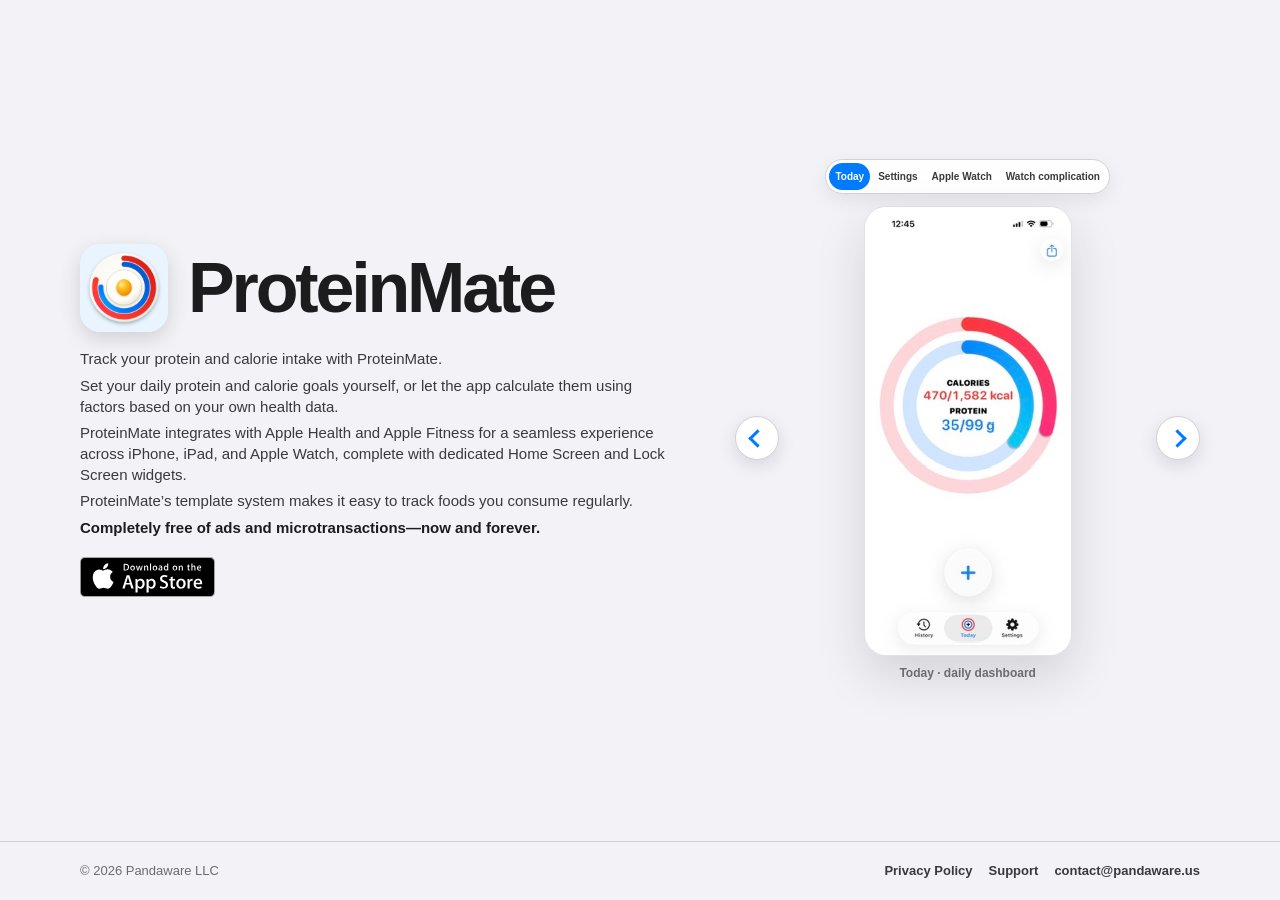
<file: index.html>
<!doctype html>
<html lang="en">
<head>
  <meta charset="utf-8">
  <meta name="viewport" content="width=device-width, initial-scale=1">
  <meta name="theme-color" content="#f2f2f7">
  <meta name="description" content="Track your protein and calorie intake with ProteinMate.">
  <link rel="icon" type="image/png" sizes="1024x1024" href="assets/proteinmate-icon-light.png" media="(prefers-color-scheme: light)">
  <link rel="icon" type="image/png" sizes="1024x1024" href="assets/proteinmate-icon-dark.png" media="(prefers-color-scheme: dark)">
  <link rel="stylesheet" href="assets/site.css">
  <title>ProteinMate</title>
</head>
<body>
  <main>
    <section class="site-shell landing" aria-labelledby="hero-title">
      <div class="hero-copy">
        <h1 id="hero-title" class="hero-brand">
          <picture>
            <source media="(prefers-color-scheme: dark)" srcset="assets/proteinmate-icon-dark.png">
            <img class="hero-brand-icon" src="assets/proteinmate-icon-light.png" alt="">
          </picture>
          <span>ProteinMate</span>
        </h1>
        <div class="hero-lede">
          <p>Track your protein and calorie intake with ProteinMate.</p>
          <p>Set your daily protein and calorie goals yourself, or let the app calculate them using factors based on your own health data.</p>
          <p>ProteinMate integrates with Apple Health and Apple Fitness for a seamless experience across iPhone, iPad, and Apple Watch, complete with dedicated Home Screen and Lock Screen widgets.</p>
          <p>ProteinMate’s template system makes it easy to track foods you consume regularly.</p>
          <p>Completely free of ads and microtransactions—now and forever.</p>
        </div>
        <div class="store-links" aria-label="Download options">
          <a class="app-store-badge-link" href="https://apps.apple.com/app/id6803874677">
            <img class="app-store-badge" src="assets/download-on-the-app-store-badge.svg" alt="Download on the App Store">
          </a>
          <!--
          <button
            class="app-store-link play-store-link"
            type="button"
            disabled
            aria-label="Android app coming soon on Google Play"
          >
            <img class="play-store-icon" src="assets/google-play-icon.png" alt="" aria-hidden="true">
            <span>Coming soon on Google Play</span>
          </button>
          -->
        </div>
      </div>

      <fieldset class="shot-picker">
        <legend class="visually-hidden">ProteinMate app screens</legend>
        <input class="shot-input" type="radio" name="screen" id="shot-today" checked>
        <input class="shot-input" type="radio" name="screen" id="shot-settings">
        <input class="shot-input" type="radio" name="screen" id="shot-watch">
        <input class="shot-input" type="radio" name="screen" id="shot-complication">

        <div class="shot-tabs" aria-label="Choose a screen">
          <label for="shot-today">Today</label>
          <label for="shot-settings">Settings</label>
          <label for="shot-watch">Apple Watch</label>
          <label for="shot-complication">Watch complication</label>
        </div>

        <div class="shot-stage">
          <div class="shot-arrows shot-arrows-today" aria-hidden="true">
            <label class="shot-arrow shot-arrow-previous" for="shot-complication" aria-label="Show previous screenshot: Watch complication"></label>
            <label class="shot-arrow shot-arrow-next" for="shot-settings" aria-label="Show next screenshot: Settings"></label>
          </div>
          <div class="shot-arrows shot-arrows-settings" aria-hidden="true">
            <label class="shot-arrow shot-arrow-previous" for="shot-today" aria-label="Show previous screenshot: Today"></label>
            <label class="shot-arrow shot-arrow-next" for="shot-watch" aria-label="Show next screenshot: Apple Watch"></label>
          </div>
          <div class="shot-arrows shot-arrows-watch" aria-hidden="true">
            <label class="shot-arrow shot-arrow-previous" for="shot-settings" aria-label="Show previous screenshot: Settings"></label>
            <label class="shot-arrow shot-arrow-next" for="shot-complication" aria-label="Show next screenshot: Watch complication"></label>
          </div>
          <div class="shot-arrows shot-arrows-complication" aria-hidden="true">
            <label class="shot-arrow shot-arrow-previous" for="shot-watch" aria-label="Show previous screenshot: Apple Watch"></label>
            <label class="shot-arrow shot-arrow-next" for="shot-today" aria-label="Show next screenshot: Today"></label>
          </div>

          <figure class="shot-panel shot-panel-today">
            <img src="assets/proteinmate-today.jpeg" alt="ProteinMate Today dashboard with calorie and protein progress rings, an add button, and bottom navigation." fetchpriority="high">
            <figcaption>Today · daily dashboard</figcaption>
          </figure>

          <figure class="shot-panel shot-panel-settings">
            <img src="assets/proteinmate-settings.jpeg" alt="ProteinMate Settings screen with active protein and calorie goal controls.">
            <figcaption>Settings</figcaption>
          </figure>

          <figure class="shot-panel shot-panel-watch">
            <img src="assets/proteinmate-watch.jpeg" alt="ProteinMate Apple Watch Today screen showing calorie and protein rings and current values.">
            <figcaption>Apple Watch · Today</figcaption>
          </figure>

          <figure class="shot-panel shot-panel-complication">
            <img src="assets/proteinmate-watch-complication.jpeg" alt="Apple Watch face with ProteinMate calorie and protein progress complications.">
            <figcaption>Apple Watch · complication</figcaption>
          </figure>
        </div>
      </fieldset>
    </section>
  </main>

  <footer class="site-footer">
    <div class="site-shell footer-inner">
      <span>© 2026 Pandaware LLC</span>
      <nav class="footer-links" aria-label="Footer navigation">
        <a href="privacypolicy/">Privacy Policy</a>
        <a href="support/">Support</a>
        <a href="mailto:contact@pandaware.us">contact@pandaware.us</a>
      </nav>
    </div>
  </footer>
</body>
</html>
</file>
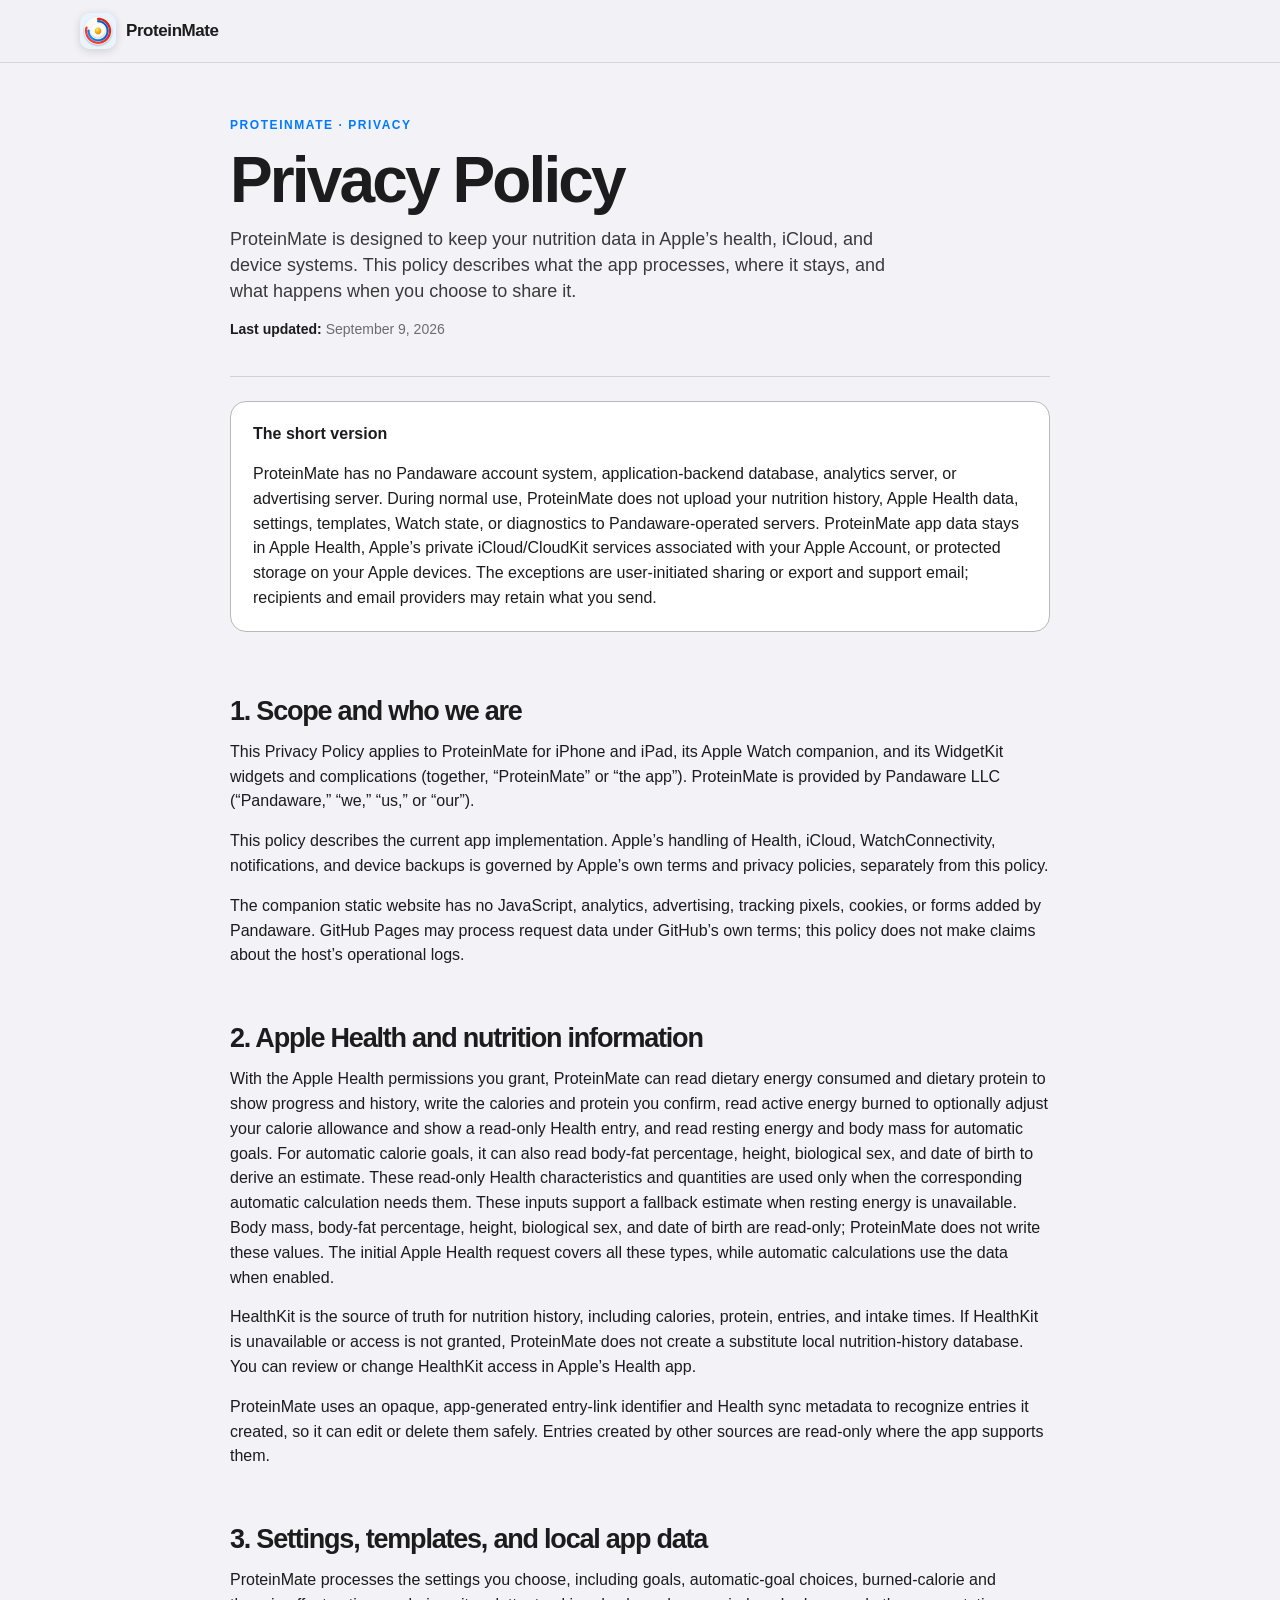
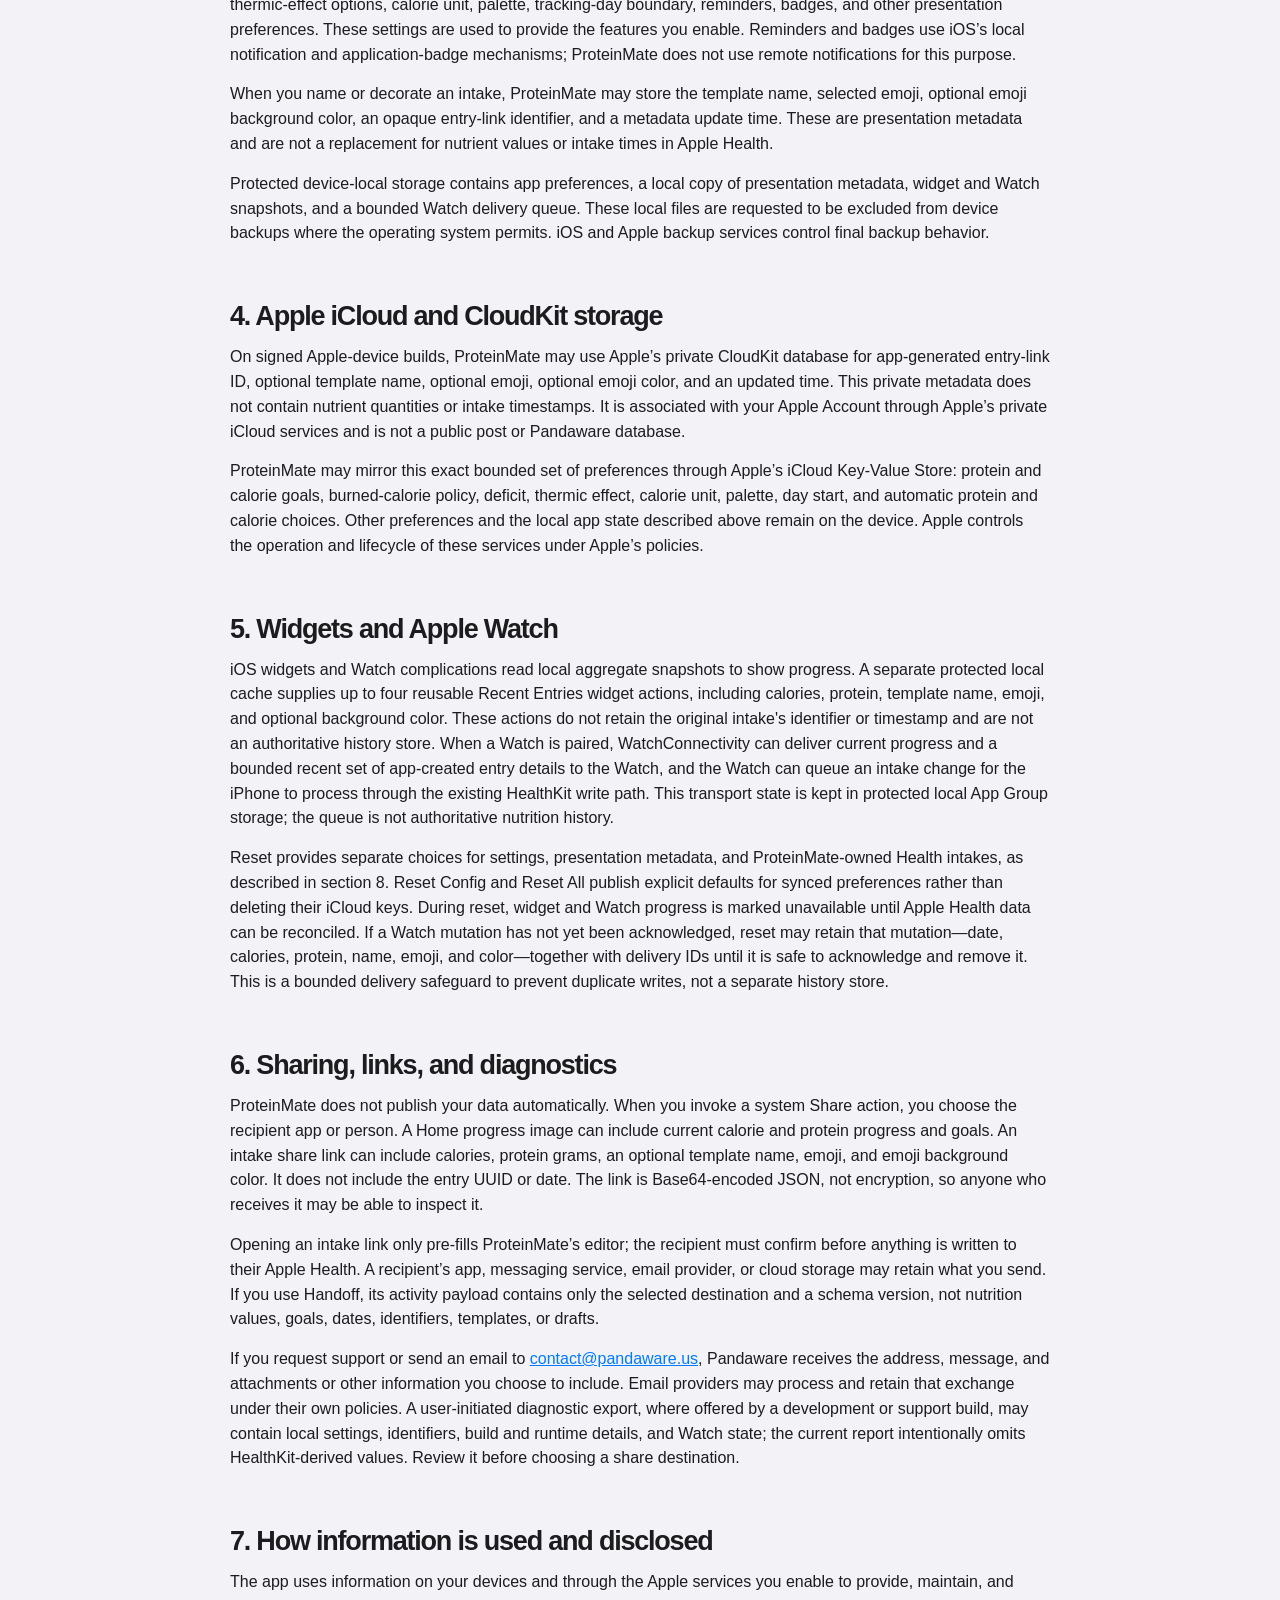
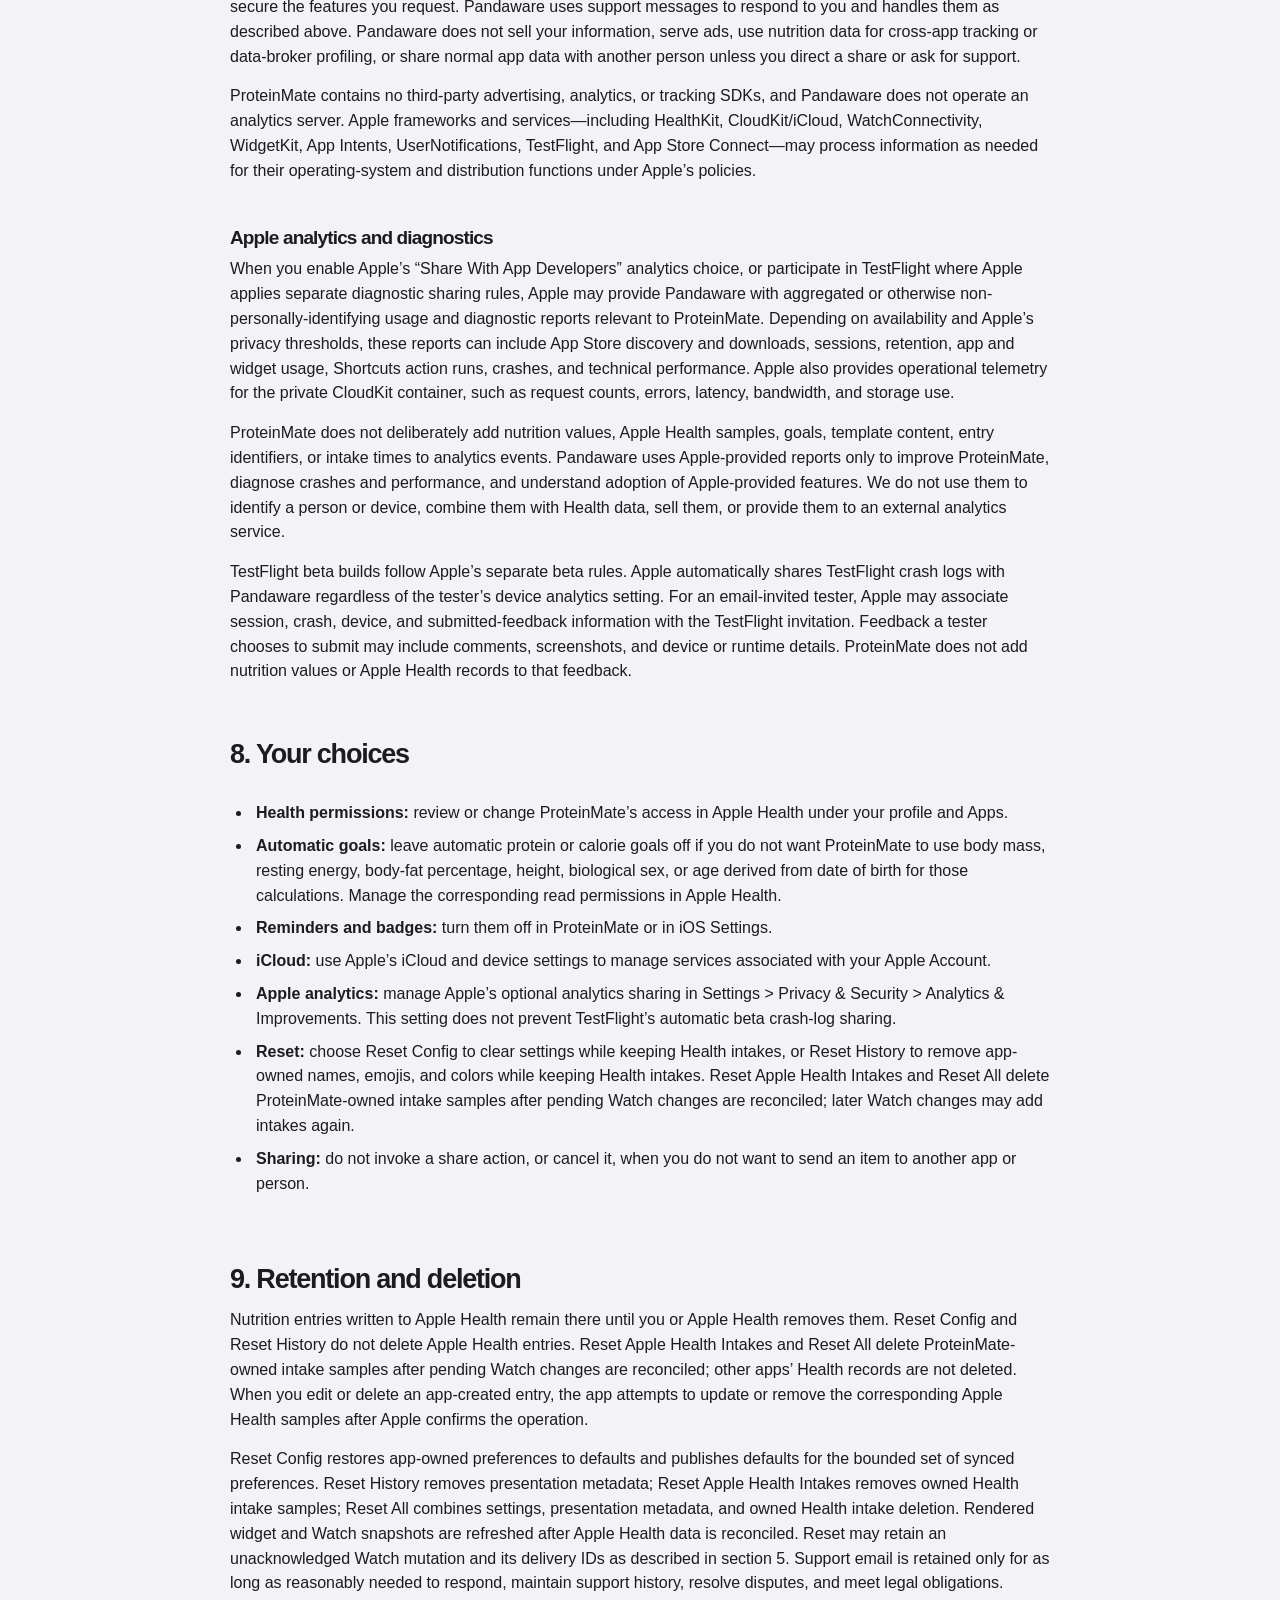
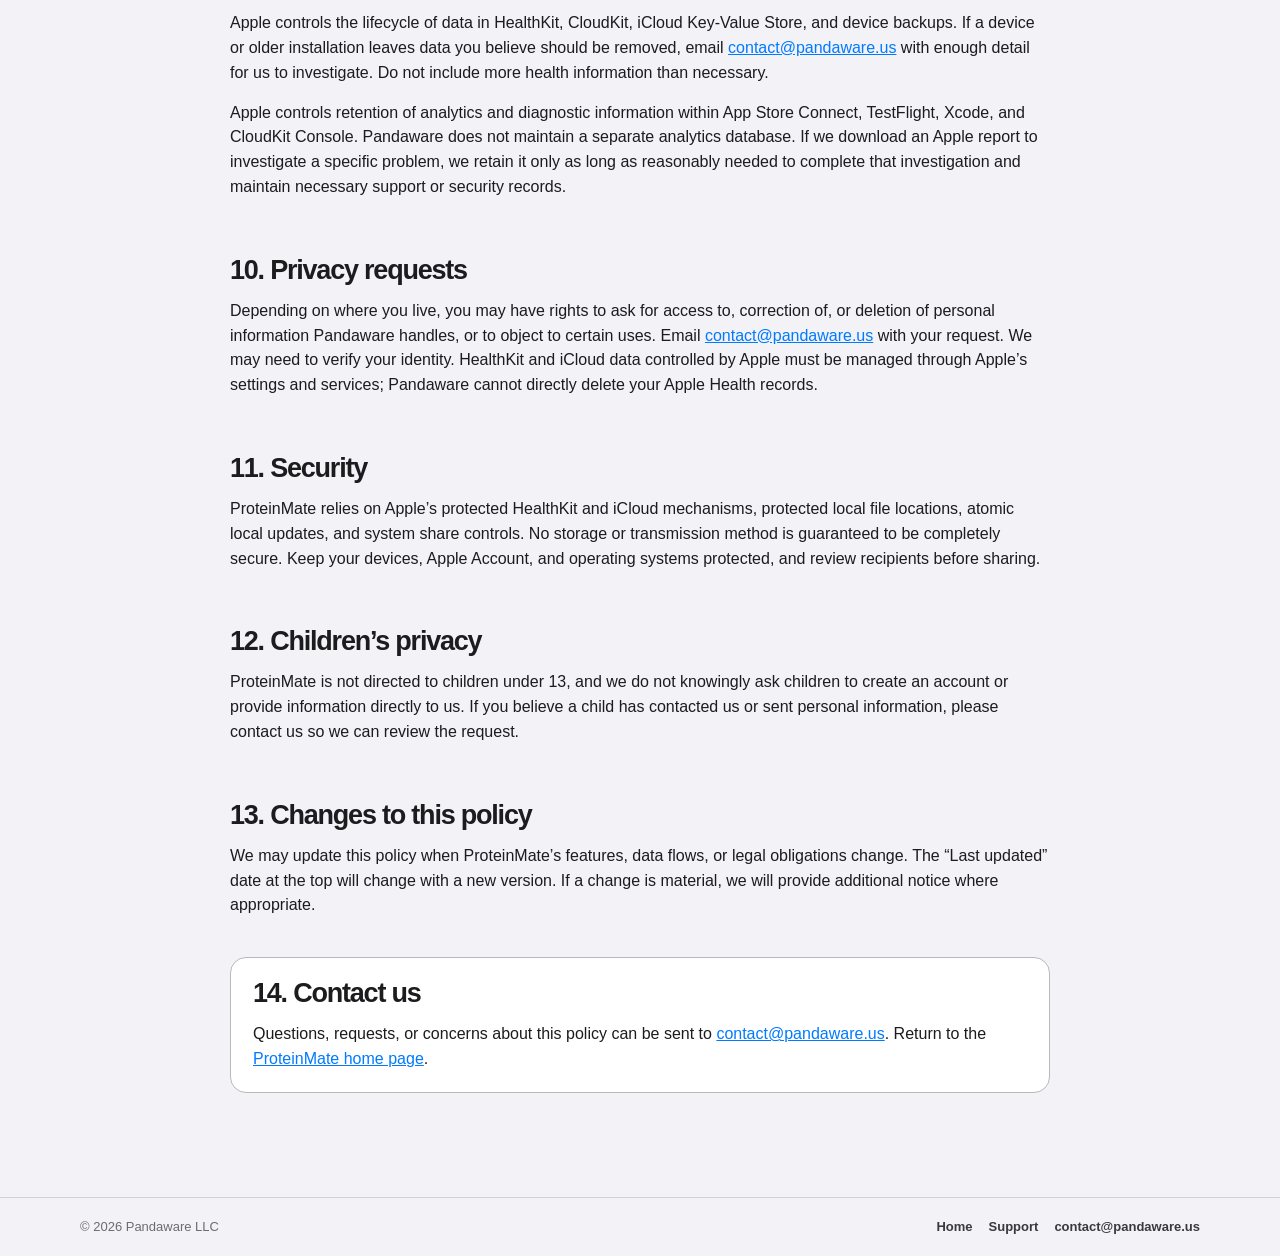
<file: privacypolicy/index.html>
<!doctype html>
<html lang="en">
<head>
  <meta charset="utf-8">
  <meta name="viewport" content="width=device-width, initial-scale=1">
  <meta name="theme-color" content="#f2f2f7">
  <meta name="description" content="Privacy Policy for ProteinMate by Pandaware LLC.">
  <link rel="icon" type="image/png" sizes="1024x1024" href="../assets/proteinmate-icon-light.png" media="(prefers-color-scheme: light)">
  <link rel="icon" type="image/png" sizes="1024x1024" href="../assets/proteinmate-icon-dark.png" media="(prefers-color-scheme: dark)">
  <link rel="stylesheet" href="../assets/site.css">
  <title>Privacy Policy — ProteinMate</title>
</head>
<body>
  <header class="site-header">
    <div class="site-shell site-header-inner">
      <a class="brand" href="../" aria-label="ProteinMate home">
        <picture>
          <source media="(prefers-color-scheme: dark)" srcset="../assets/proteinmate-icon-dark.png">
          <img class="brand-icon" src="../assets/proteinmate-icon-light.png" alt="">
        </picture>
        <span>ProteinMate</span>
      </a>
    </div>
  </header>

  <main class="site-shell prose-page">
    <header class="page-header">
      <p class="eyebrow">ProteinMate · Privacy</p>
      <h1>Privacy Policy</h1>
      <p class="page-intro">
        ProteinMate is designed to keep your nutrition data in Apple’s health,
        iCloud, and device systems. This policy describes what the app
        processes, where it stays, and what happens when you choose to share it.
      </p>
      <p class="updated"><strong>Last updated:</strong> September 9, 2026</p>
    </header>

    <div class="summary-box">
      <p><strong>The short version</strong></p>
      <p>
        ProteinMate has no Pandaware account system, application-backend
        database, analytics server, or advertising server. During normal use,
        ProteinMate does not upload your nutrition history, Apple Health data,
        settings, templates, Watch state, or diagnostics to Pandaware-operated
        servers. ProteinMate app data stays in Apple Health, Apple’s private
        iCloud/CloudKit services associated with your Apple Account, or
        protected storage on your Apple devices. The exceptions are
        user-initiated sharing or export and support email; recipients and
        email providers may retain what you send.
      </p>
    </div>

    <h2 id="scope">1. Scope and who we are</h2>
    <p>
      This Privacy Policy applies to ProteinMate for iPhone and iPad, its
      Apple Watch companion, and its WidgetKit widgets and complications
      (together, “ProteinMate” or “the app”). ProteinMate is provided by
      Pandaware LLC (“Pandaware,” “we,” “us,” or “our”).
    </p>
    <p>
      This policy describes the current app implementation. Apple’s handling
      of Health, iCloud, WatchConnectivity, notifications, and device backups
      is governed by Apple’s own terms and privacy policies, separately from
      this policy.
    </p>
    <p>
      The companion static website has no JavaScript, analytics, advertising,
      tracking pixels, cookies, or forms added by Pandaware. GitHub Pages may
      process request data under GitHub’s own terms; this policy does not make
      claims about the host’s operational logs.
    </p>

    <h2 id="health">2. Apple Health and nutrition information</h2>
    <p>
      With the Apple Health permissions you grant, ProteinMate can read
      dietary energy consumed and dietary protein to show progress and history,
      write the calories and protein you confirm, read active energy burned to
      optionally adjust your calorie allowance and show a read-only Health
      entry, and read resting energy and body mass for automatic goals.
      For automatic calorie goals, it can also read body-fat percentage,
      height, biological sex, and date of birth to derive an estimate.
      These read-only Health characteristics and quantities are used only when
      the corresponding automatic calculation needs them. These inputs support
      a fallback estimate when resting energy is unavailable. Body mass,
      body-fat percentage, height, biological sex, and date of birth are
      read-only; ProteinMate does not write these values. The initial Apple Health request covers all
      these types, while automatic calculations use the data when enabled.
    </p>
    <p>
      HealthKit is the source of truth for nutrition history, including
      calories, protein, entries, and intake times. If HealthKit is unavailable
      or access is not granted, ProteinMate does not create a substitute local
      nutrition-history database. You can review or change HealthKit access in
      Apple’s Health app.
    </p>
    <p>
      ProteinMate uses an opaque, app-generated entry-link identifier and
      Health sync metadata to recognize entries it created, so it can edit or
      delete them safely. Entries created by other sources are read-only where
      the app supports them.
    </p>

    <h2 id="information">3. Settings, templates, and local app data</h2>
    <p>
      ProteinMate processes the settings you choose, including goals,
      automatic-goal choices, burned-calorie and thermic-effect options,
      calorie unit, palette, tracking-day boundary, reminders, badges, and
      other presentation preferences. These settings are used to provide the
      features you enable. Reminders and badges use iOS’s local notification
      and application-badge mechanisms; ProteinMate does not use remote
      notifications for this purpose.
    </p>
    <p>
      When you name or decorate an intake, ProteinMate may store the template
      name, selected emoji, optional emoji background color, an opaque
      entry-link identifier, and a metadata update time. These are presentation
      metadata and are not a replacement for nutrient values or intake times in
      Apple Health.
    </p>
    <p>
      Protected device-local storage contains app preferences, a local copy of
      presentation metadata, widget and Watch snapshots, and a bounded Watch
      delivery queue. These local files are requested to be excluded from
      device backups where the operating system permits. iOS and Apple backup
      services control final backup behavior.
    </p>

    <h2 id="sync">4. Apple iCloud and CloudKit storage</h2>
    <p>
      On signed Apple-device builds, ProteinMate may use Apple’s private
      CloudKit database for app-generated entry-link ID, optional template
      name, optional emoji, optional emoji color, and an updated time. This
      private metadata does not contain nutrient quantities or intake
      timestamps. It is associated with your Apple Account through Apple’s
      private iCloud services and is not a public post or Pandaware database.
    </p>
    <p>
      ProteinMate may mirror this exact bounded set of preferences through
      Apple’s iCloud Key-Value Store: protein and calorie goals, burned-calorie
      policy, deficit, thermic effect, calorie unit, palette, day start, and
      automatic protein and calorie choices. Other preferences and the local
      app state described above remain on the device. Apple controls the
      operation and lifecycle of these services under Apple’s policies.
    </p>

    <h2 id="watch">5. Widgets and Apple Watch</h2>
    <p>
      iOS widgets and Watch complications read local aggregate snapshots to
      show progress. A separate protected local cache supplies up to four
      reusable Recent Entries widget actions, including calories, protein,
      template name, emoji, and optional background color. These actions do
      not retain the original intake's identifier or timestamp and are not
      an authoritative history store. When a Watch is paired,
      WatchConnectivity can deliver current progress and a
      bounded recent set of app-created entry details to the Watch, and the
      Watch can queue an intake change for the iPhone to process through the
      existing HealthKit write path. This transport state is kept in protected
      local App Group storage; the queue is not authoritative nutrition
      history.
    </p>
    <p>
      Reset provides separate choices for settings, presentation metadata, and
      ProteinMate-owned Health intakes, as described in section 8. Reset Config
      and Reset All publish explicit defaults for synced preferences rather than
      deleting their iCloud keys. During reset, widget and Watch progress is
      marked unavailable until Apple Health data can be reconciled. If a
      Watch mutation has not yet been acknowledged, reset may retain that
      mutation—date, calories, protein, name, emoji, and color—together with
      delivery IDs until it is safe to acknowledge and remove it. This is a
      bounded delivery safeguard to prevent duplicate writes, not a separate
      history store.
    </p>

    <h2 id="sharing">6. Sharing, links, and diagnostics</h2>
    <p>
      ProteinMate does not publish your data automatically. When you invoke a
      system Share action, you choose the recipient app or person. A Home
      progress image can include current calorie and protein progress and
      goals. An intake share link can include calories, protein grams, an
      optional template name, emoji, and emoji background color. It does not
      include the entry UUID or date. The link is Base64-encoded JSON, not
      encryption, so anyone who receives it may be able to inspect it.
    </p>
    <p>
      Opening an intake link only pre-fills ProteinMate’s editor; the recipient
      must confirm before anything is written to their Apple Health. A
      recipient’s app, messaging service, email provider, or cloud storage may
      retain what you send. If you use Handoff, its activity payload contains
      only the selected destination and a schema version, not nutrition values,
      goals, dates, identifiers, templates, or drafts.
    </p>
    <p>
      If you request support or send an email to
      <a href="mailto:contact@pandaware.us">contact@pandaware.us</a>,
      Pandaware receives the address, message, and attachments or other
      information you choose to include. Email providers may process and retain
      that exchange under their own policies. A user-initiated diagnostic
      export, where offered by a development or support build, may contain
      local settings, identifiers, build and runtime details, and Watch state;
      the current report intentionally omits HealthKit-derived values. Review
      it before choosing a share destination.
    </p>

    <h2 id="use">7. How information is used and disclosed</h2>
    <p>
      The app uses information on your devices and through the Apple services
      you enable to provide, maintain, and secure the features you request.
      Pandaware uses support messages to respond to you and handles them as
      described above. Pandaware does not sell your information, serve ads,
      use nutrition data for cross-app tracking or data-broker profiling, or
      share normal app data with another person unless you direct a share or
      ask for support.
    </p>
    <p>
      ProteinMate contains no third-party advertising, analytics, or tracking
      SDKs, and Pandaware does not operate an analytics server. Apple frameworks
      and services—including HealthKit, CloudKit/iCloud,
      WatchConnectivity, WidgetKit, App Intents, UserNotifications, TestFlight,
      and App Store Connect—may process information as needed for their
      operating-system and distribution functions under Apple’s policies.
    </p>
    <h3>Apple analytics and diagnostics</h3>
    <p>
      When you enable Apple’s “Share With App Developers” analytics choice, or
      participate in TestFlight where Apple applies separate diagnostic
      sharing rules, Apple may provide Pandaware with aggregated or otherwise
      non-personally-identifying usage and diagnostic reports relevant to
      ProteinMate. Depending on availability and Apple’s privacy thresholds,
      these reports can include App Store discovery and downloads, sessions,
      retention, app and widget usage, Shortcuts action runs, crashes, and
      technical performance. Apple also provides operational telemetry for the
      private CloudKit container, such as request counts, errors, latency,
      bandwidth, and storage use.
    </p>
    <p>
      ProteinMate does not deliberately add nutrition values, Apple Health
      samples, goals, template content, entry identifiers, or intake times to
      analytics events. Pandaware uses Apple-provided reports only to improve
      ProteinMate, diagnose crashes and performance, and understand adoption of
      Apple-provided features. We do not use them to identify a person or
      device, combine them with Health data, sell them, or provide them to an
      external analytics service.
    </p>
    <p>
      TestFlight beta builds follow Apple’s separate beta rules. Apple
      automatically shares TestFlight crash logs with Pandaware regardless of
      the tester’s device analytics setting. For an email-invited tester, Apple
      may associate session, crash, device, and submitted-feedback information
      with the TestFlight invitation. Feedback a tester chooses to submit may
      include comments, screenshots, and device or runtime details. ProteinMate
      does not add nutrition values or Apple Health records to that feedback.
    </p>

    <h2 id="choices">8. Your choices</h2>
    <ul>
      <li><strong>Health permissions:</strong> review or change ProteinMate’s access in Apple Health under your profile and Apps.</li>
      <li><strong>Automatic goals:</strong> leave automatic protein or calorie goals off if you do not want ProteinMate to use body mass, resting energy, body-fat percentage, height, biological sex, or age derived from date of birth for those calculations. Manage the corresponding read permissions in Apple Health.</li>
      <li><strong>Reminders and badges:</strong> turn them off in ProteinMate or in iOS Settings.</li>
      <li><strong>iCloud:</strong> use Apple’s iCloud and device settings to manage services associated with your Apple Account.</li>
      <li><strong>Apple analytics:</strong> manage Apple’s optional analytics sharing in Settings &gt; Privacy &amp; Security &gt; Analytics &amp; Improvements. This setting does not prevent TestFlight’s automatic beta crash-log sharing.</li>
      <li><strong>Reset:</strong> choose Reset Config to clear settings while keeping Health intakes, or Reset History to remove app-owned names, emojis, and colors while keeping Health intakes. Reset Apple Health Intakes and Reset All delete ProteinMate-owned intake samples after pending Watch changes are reconciled; later Watch changes may add intakes again.</li>
      <li><strong>Sharing:</strong> do not invoke a share action, or cancel it, when you do not want to send an item to another app or person.</li>
    </ul>

    <h2 id="retention">9. Retention and deletion</h2>
    <p>
      Nutrition entries written to Apple Health remain there until you or
      Apple Health removes them. Reset Config and Reset History do not delete
      Apple Health entries. Reset Apple Health Intakes and Reset All delete
      ProteinMate-owned intake samples after pending Watch changes are
      reconciled; other apps’ Health records are not deleted. When you edit or
      delete an app-created entry, the app attempts to update or remove the
      corresponding Apple Health samples after Apple confirms the operation.
    </p>
    <p>
      Reset Config restores app-owned preferences to defaults and publishes
      defaults for the bounded set of synced preferences. Reset History removes
      presentation metadata; Reset Apple Health Intakes removes owned Health
      intake samples; Reset All combines settings, presentation metadata, and
      owned Health intake deletion. Rendered widget and Watch snapshots are
      refreshed after Apple Health data is reconciled. Reset may retain an
      unacknowledged Watch mutation and its delivery IDs as described in
      section 5. Support email is retained only for as long as reasonably needed
      to respond, maintain support history, resolve disputes, and meet legal
      obligations.
    </p>
    <p>
      Apple controls the lifecycle of data in HealthKit, CloudKit, iCloud
      Key-Value Store, and device backups. If a device or older installation
      leaves data you believe should be removed, email
      <a href="mailto:contact@pandaware.us">contact@pandaware.us</a> with
      enough detail for us to investigate. Do not include more health
      information than necessary.
    </p>
    <p>
      Apple controls retention of analytics and diagnostic information within
      App Store Connect, TestFlight, Xcode, and CloudKit Console. Pandaware does
      not maintain a separate analytics database. If we download an Apple
      report to investigate a specific problem, we retain it only as long as
      reasonably needed to complete that investigation and maintain necessary
      support or security records.
    </p>

    <h2 id="rights">10. Privacy requests</h2>
    <p>
      Depending on where you live, you may have rights to ask for access to,
      correction of, or deletion of personal information Pandaware handles, or
      to object to certain uses. Email
      <a href="mailto:contact@pandaware.us">contact@pandaware.us</a> with
      your request. We may need to verify your identity. HealthKit and iCloud
      data controlled by Apple must be managed through Apple’s settings and
      services; Pandaware cannot directly delete your Apple Health records.
    </p>

    <h2 id="security">11. Security</h2>
    <p>
      ProteinMate relies on Apple’s protected HealthKit and iCloud mechanisms,
      protected local file locations, atomic local updates, and system share
      controls. No storage or transmission method is guaranteed to be
      completely secure. Keep your devices, Apple Account, and operating
      systems protected, and review recipients before sharing.
    </p>

    <h2 id="children">12. Children’s privacy</h2>
    <p>
      ProteinMate is not directed to children under 13, and we do not knowingly
      ask children to create an account or provide information directly to us.
      If you believe a child has contacted us or sent personal information,
      please contact us so we can review the request.
    </p>

    <h2 id="changes">13. Changes to this policy</h2>
    <p>
      We may update this policy when ProteinMate’s features, data flows, or
      legal obligations change. The “Last updated” date at the top will change
      with a new version. If a change is material, we will provide additional
      notice where appropriate.
    </p>

    <div class="contact-box">
      <h2 id="contact">14. Contact us</h2>
      <p>
        Questions, requests, or concerns about this policy can be sent to
        <a href="mailto:contact@pandaware.us">contact@pandaware.us</a>.
        Return to the <a href="../">ProteinMate home page</a>.
      </p>
    </div>
  </main>

  <footer class="site-footer">
    <div class="site-shell footer-inner">
      <span>© 2026 Pandaware LLC</span>
      <nav class="footer-links" aria-label="Footer navigation">
        <a href="../">Home</a>
        <a href="../support/">Support</a>
        <a href="mailto:contact@pandaware.us">contact@pandaware.us</a>
      </nav>
    </div>
  </footer>
</body>
</html>
</file>
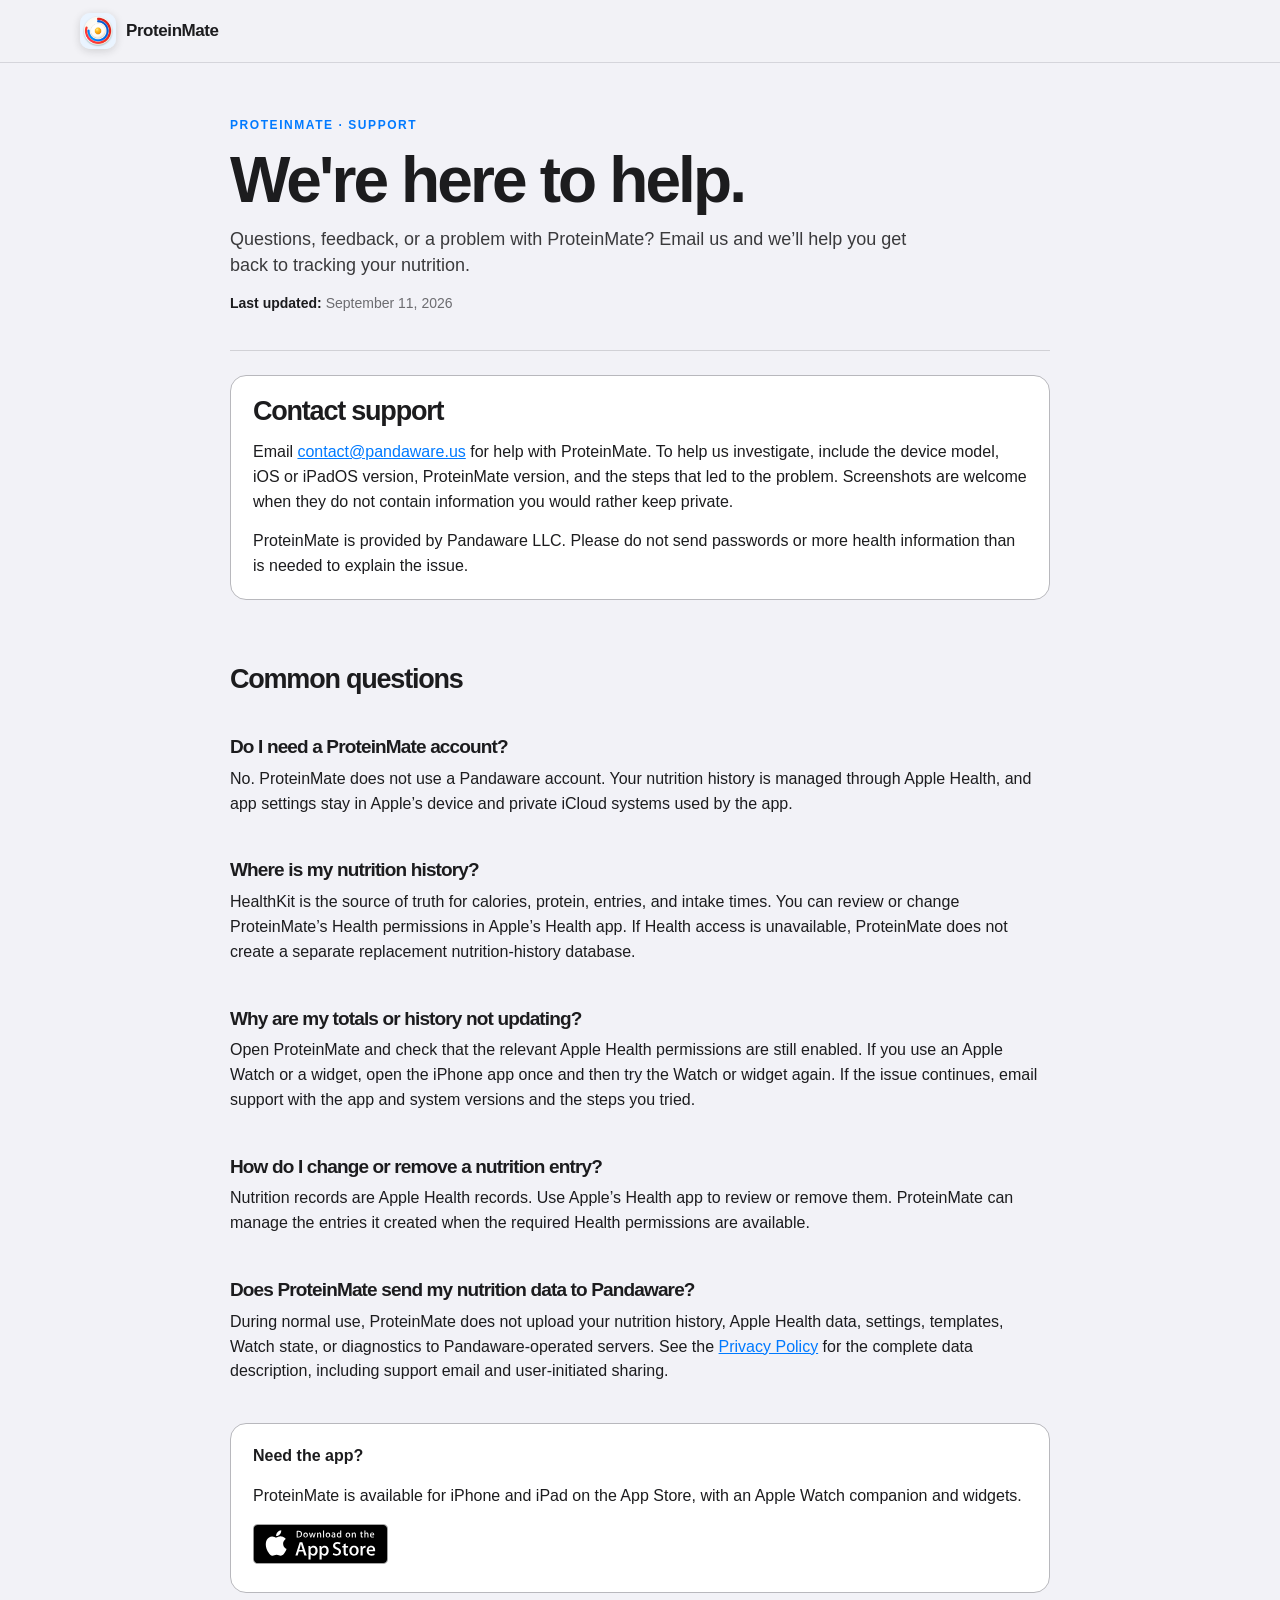
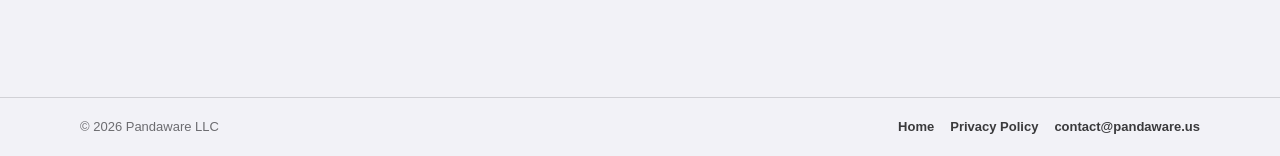
<file: support/index.html>
<!doctype html>
<html lang="en">
<head>
  <meta charset="utf-8">
  <meta name="viewport" content="width=device-width, initial-scale=1">
  <meta name="theme-color" content="#f2f2f7">
  <meta name="description" content="Get help with ProteinMate, the protein and calorie tracker for Apple devices.">
  <link rel="icon" type="image/png" sizes="1024x1024" href="../assets/proteinmate-icon-light.png" media="(prefers-color-scheme: light)">
  <link rel="icon" type="image/png" sizes="1024x1024" href="../assets/proteinmate-icon-dark.png" media="(prefers-color-scheme: dark)">
  <link rel="stylesheet" href="../assets/site.css">
  <title>Support — ProteinMate</title>
</head>
<body>
  <header class="site-header">
    <div class="site-shell site-header-inner">
      <a class="brand" href="../" aria-label="ProteinMate home">
        <picture>
          <source media="(prefers-color-scheme: dark)" srcset="../assets/proteinmate-icon-dark.png">
          <img class="brand-icon" src="../assets/proteinmate-icon-light.png" alt="">
        </picture>
        <span>ProteinMate</span>
      </a>
    </div>
  </header>

  <main class="site-shell prose-page">
    <header class="page-header">
      <p class="eyebrow">ProteinMate · Support</p>
      <h1>We're here to help.</h1>
      <p class="page-intro">
        Questions, feedback, or a problem with ProteinMate? Email us and we’ll
        help you get back to tracking your nutrition.
      </p>
      <p class="updated"><strong>Last updated:</strong> September 11, 2026</p>
    </header>

    <div class="contact-box">
      <h2>Contact support</h2>
      <p>
        Email <a href="mailto:contact@pandaware.us">contact@pandaware.us</a>
        for help with ProteinMate. To help us investigate, include the device
        model, iOS or iPadOS version, ProteinMate version, and the steps that
        led to the problem. Screenshots are welcome when they do not contain
        information you would rather keep private.
      </p>
      <p>
        ProteinMate is provided by Pandaware LLC. Please do not send passwords
        or more health information than is needed to explain the issue.
      </p>
    </div>

    <h2>Common questions</h2>

    <h3>Do I need a ProteinMate account?</h3>
    <p>
      No. ProteinMate does not use a Pandaware account. Your nutrition history
      is managed through Apple Health, and app settings stay in Apple’s device
      and private iCloud systems used by the app.
    </p>

    <h3>Where is my nutrition history?</h3>
    <p>
      HealthKit is the source of truth for calories, protein, entries, and
      intake times. You can review or change ProteinMate’s Health permissions
      in Apple’s Health app. If Health access is unavailable, ProteinMate does
      not create a separate replacement nutrition-history database.
    </p>

    <h3>Why are my totals or history not updating?</h3>
    <p>
      Open ProteinMate and check that the relevant Apple Health permissions are
      still enabled. If you use an Apple Watch or a widget, open the iPhone app
      once and then try the Watch or widget again. If the issue continues, email
      support with the app and system versions and the steps you tried.
    </p>

    <h3>How do I change or remove a nutrition entry?</h3>
    <p>
      Nutrition records are Apple Health records. Use Apple’s Health app to
      review or remove them. ProteinMate can manage the entries it created when
      the required Health permissions are available.
    </p>

    <h3>Does ProteinMate send my nutrition data to Pandaware?</h3>
    <p>
      During normal use, ProteinMate does not upload your nutrition history,
      Apple Health data, settings, templates, Watch state, or diagnostics to
      Pandaware-operated servers. See the
      <a href="../privacypolicy/">Privacy Policy</a> for the complete data
      description, including support email and user-initiated sharing.
    </p>

    <div class="summary-box">
      <p><strong>Need the app?</strong></p>
      <p>
        ProteinMate is available for iPhone and iPad on the App Store, with an
        Apple Watch companion and widgets.
      </p>
      <p>
        <a class="app-store-badge-link" href="https://apps.apple.com/app/id6803874677">
          <img class="app-store-badge" src="../assets/download-on-the-app-store-badge.svg" alt="Download on the App Store">
        </a>
      </p>
    </div>
  </main>

  <footer class="site-footer">
    <div class="site-shell footer-inner">
      <span>© 2026 Pandaware LLC</span>
      <nav class="footer-links" aria-label="Footer navigation">
        <a href="../">Home</a>
        <a href="../privacypolicy/">Privacy Policy</a>
        <a href="mailto:contact@pandaware.us">contact@pandaware.us</a>
      </nav>
    </div>
  </footer>
</body>
</html>
</file>
<file: assets/site.css>
/*
   ProteinMate's web palette follows AppColorPalette.standard in
   ProteinApp/Shared/SharedIntakeModel.swift: iOS red (#FF3B30) and blue
   (#007AFF), with the ring highlight and track colors defined beside them.
   The page surfaces mirror Apple's systemBackground and systemGroupedBackground.
*/
:root {
  color-scheme: light;
  --ink: #1c1c1e;
  --muted: #6c6c70;
  --muted-strong: #3a3a3c;
  --ground: #f2f2f7;
  --surface: #ffffff;
  --surface-secondary: #f7f7fa;
  --line: #d1d1d6;
  --line-strong: #b8b8bd;
  --calorie: #ff3b30;
  --calorie-highlight: #ff2e7a;
  --calorie-track: #ffd6db;
  --protein: #007aff;
  --protein-highlight: #00c7f2;
  --protein-track: #d1e6ff;
  --selection-ink: #ffffff;
  --shadow: 0 20px 50px rgba(28, 28, 30, 0.14);
  --max-width: 1120px;
  --radius-lg: 24px;
  --radius-md: 16px;
  --radius-sm: 12px;
}

* {
  box-sizing: border-box;
}

html {
  scroll-behavior: smooth;
}

body {
  display: flex;
  flex-direction: column;
  min-width: 320px;
  min-height: 100vh;
  min-height: 100svh;
  margin: 0;
  background: var(--ground);
  color: var(--ink);
  font: 16px/1.55 -apple-system, BlinkMacSystemFont, "Segoe UI", sans-serif;
  text-rendering: optimizeLegibility;
}

a {
  color: var(--protein);
}

a:hover {
  color: var(--calorie);
}

.site-shell {
  width: min(var(--max-width), calc(100% - 40px));
  margin: 0 auto;
}

.site-header {
  flex: 0 0 auto;
  border-bottom: 1px solid rgba(209, 209, 214, 0.85);
  background: rgba(242, 242, 247, 0.9);
}

.site-header-inner {
  display: flex;
  align-items: center;
  min-height: 62px;
}

.brand {
  display: inline-flex;
  align-items: center;
  gap: 10px;
  color: var(--ink);
  font-size: 17px;
  font-weight: 760;
  letter-spacing: -0.025em;
  text-decoration: none;
}

.brand:hover {
  color: var(--ink);
}

.brand picture {
  display: block;
  width: 36px;
  height: 36px;
}

.brand-icon {
  display: block;
  width: 36px;
  height: 36px;
  border-radius: 10px;
  box-shadow: 0 2px 8px rgba(28, 28, 30, 0.16);
}

main {
  display: flex;
  flex: 1 1 auto;
  flex-direction: column;
  min-height: 0;
}

.landing {
  display: grid;
  flex: 1 1 auto;
  grid-template-columns: minmax(0, 1.12fr) minmax(280px, 0.88fr);
  align-items: center;
  gap: clamp(26px, 5vw, 68px);
  min-height: 0;
  padding: 24px 0;
  padding: clamp(16px, 2.7svh, 30px) 0;
}

.hero-copy {
  min-width: 0;
}

h1,
h2,
h3,
p {
  margin-top: 0;
}

h1,
h2,
h3 {
  color: var(--ink);
  font-weight: 750;
  letter-spacing: -0.045em;
}

h1 {
  max-width: 640px;
  margin-bottom: 17px;
  font-size: clamp(42px, 5.5vw, 70px);
  line-height: 0.99;
  text-wrap: balance;
}

.hero-brand {
  display: inline-flex;
  align-items: center;
  max-width: none;
  gap: clamp(12px, 1.8vw, 20px);
  margin-bottom: 17px;
  text-wrap: nowrap;
}

.hero-brand picture {
  display: block;
  flex: 0 0 auto;
  width: clamp(56px, 7vw, 88px);
  height: clamp(56px, 7vw, 88px);
}

.hero-brand-icon {
  display: block;
  width: 100%;
  height: 100%;
  border-radius: clamp(15px, 1.6vw, 22px);
  box-shadow: 0 6px 20px rgba(28, 28, 30, 0.16);
}

.hero-lede {
  max-width: 650px;
  margin-bottom: 18px;
  color: var(--muted-strong);
  font-size: clamp(15px, 1.15vw, 16px);
  line-height: 1.38;
}

.hero-lede p {
  margin: 0 0 6px;
}

.hero-lede p:last-child {
  margin-bottom: 0;
  color: var(--ink);
  font-weight: 650;
}

.store-links {
  display: flex;
  flex-wrap: wrap;
  gap: 10px;
  align-items: center;
}

.app-store-link {
  display: inline-flex;
  align-items: center;
  justify-content: center;
  gap: 9px;
  min-height: 44px;
  padding: 8px 17px 8px 11px;
  border: 1px solid #007aff;
  border-radius: 12px;
  background: #007aff;
  color: #ffffff;
  font-size: 15px;
  font-family: inherit;
  font-weight: 720;
  line-height: 1.15;
  text-decoration: none;
  box-shadow: 0 7px 18px rgba(0, 122, 255, 0.2);
  transition: background 160ms ease, border-color 160ms ease, transform 160ms ease;
}

.app-store-link.play-store-link {
  border-color: var(--line-strong);
  background: var(--surface-secondary);
  color: var(--muted-strong);
  box-shadow: none;
  cursor: default;
  opacity: 1;
}

.play-store-icon {
  display: block;
  width: 25px;
  height: 25px;
  border-radius: 6px;
  object-fit: cover;
}

.app-store-link img {
  display: block;
  width: 25px;
  height: 25px;
  border-radius: 6px;
  object-fit: cover;
}

.app-store-link:hover {
  border-color: #005ecb;
  background: #005ecb;
  color: #ffffff;
  transform: translateY(-1px);
}

.app-store-link:active {
  transform: translateY(0);
}

.app-store-link.play-store-link:hover,
.app-store-link.play-store-link:active {
  border-color: var(--line-strong);
  background: var(--surface-secondary);
  color: var(--muted-strong);
  transform: none;
}

.app-store-badge-link {
  display: inline-flex;
  align-items: center;
  width: 135px;
  height: 40px;
  min-height: 40px;
  padding: 0;
  border: 0;
  border-radius: 0;
  background: transparent;
  color: inherit;
  line-height: 0;
  text-decoration: none;
  box-shadow: none;
  transition: transform 160ms ease;
}

.app-store-badge-link:hover {
  background: transparent;
  color: inherit;
  transform: translateY(-1px);
}

.app-store-badge-link:active {
  transform: translateY(0);
}

.app-store-badge {
  display: block;
  width: 135px;
  height: 40px;
  border-radius: 0;
  object-fit: contain;
}

.shot-picker {
  position: relative;
  display: flex;
  align-items: center;
  flex-direction: column;
  justify-content: center;
  width: 100%;
  min-width: 0;
  min-height: 0;
  margin: 0;
  padding: 0;
  border: 0;
}

.visually-hidden {
  position: absolute !important;
  width: 1px !important;
  height: 1px !important;
  padding: 0 !important;
  overflow: hidden !important;
  clip: rect(0, 0, 0, 0) !important;
  white-space: nowrap !important;
  border: 0 !important;
}

.shot-input {
  position: absolute;
  width: 1px;
  height: 1px;
  margin: -1px;
  opacity: 0;
}

.shot-tabs {
  display: flex;
  flex-wrap: nowrap;
  justify-content: center;
  gap: 2px;
  max-width: 100%;
  padding: 3px;
  border: 1px solid var(--line);
  border-radius: 999px;
  background: var(--surface);
  background: color-mix(in srgb, var(--surface) 92%, transparent);
  box-shadow: 0 6px 18px rgba(28, 28, 30, 0.08);
}

.shot-tabs label {
  display: inline-flex;
  align-items: center;
  justify-content: center;
  min-height: 27px;
  padding: 4px 6px;
  border-radius: 999px;
  color: var(--muted-strong);
  cursor: pointer;
  font-size: 10px;
  font-weight: 700;
  line-height: 1.1;
  white-space: nowrap;
}

.shot-tabs label:hover {
  color: var(--protein);
}

#shot-today:checked ~ .shot-tabs label[for="shot-today"],
#shot-settings:checked ~ .shot-tabs label[for="shot-settings"],
#shot-watch:checked ~ .shot-tabs label[for="shot-watch"],
#shot-complication:checked ~ .shot-tabs label[for="shot-complication"] {
  background: var(--protein);
  color: var(--selection-ink);
}

#shot-today:focus-visible ~ .shot-tabs label[for="shot-today"],
#shot-settings:focus-visible ~ .shot-tabs label[for="shot-settings"],
#shot-watch:focus-visible ~ .shot-tabs label[for="shot-watch"],
#shot-complication:focus-visible ~ .shot-tabs label[for="shot-complication"] {
  outline: 3px solid var(--calorie);
  outline-offset: 2px;
}

.shot-stage {
  position: relative;
  display: grid;
  place-items: center;
  width: 100%;
  min-height: min(50vh, 480px);
  min-height: min(50svh, 480px);
  padding-top: 12px;
}

.shot-arrows {
  position: absolute;
  z-index: 2;
  inset: 0;
  display: none;
  align-items: center;
  justify-content: space-between;
  pointer-events: none;
}

.shot-arrow {
  display: flex;
  align-items: center;
  justify-content: center;
  width: 44px;
  height: 44px;
  border: 1px solid var(--line);
  border-radius: 50%;
  background: var(--surface);
  color: var(--protein);
  cursor: pointer;
  pointer-events: auto;
  box-shadow: 0 6px 18px rgba(28, 28, 30, 0.12);
  transition: background 160ms ease, color 160ms ease, transform 160ms ease;
}

.shot-arrow::before {
  width: 10px;
  height: 10px;
  border: solid currentColor;
  border-width: 0 3px 3px 0;
  content: "";
}

.shot-arrow-previous::before {
  transform: rotate(135deg);
}

.shot-arrow-next::before {
  transform: rotate(-45deg);
}

.shot-arrow:hover {
  background: var(--protein);
  color: var(--selection-ink);
  transform: scale(1.05);
}

.shot-arrow:active {
  transform: scale(0.96);
}

.shot-panel {
  display: none;
  grid-area: 1 / 1;
  align-items: center;
  justify-items: center;
  width: 100%;
  margin: 0;
  text-align: center;
}

.shot-panel picture {
  display: flex;
  align-items: center;
  justify-content: center;
  max-width: 100%;
}

.shot-panel img {
  display: block;
  width: auto;
  max-width: 100%;
  max-height: 50vh;
  max-height: 50svh;
  border: 1px solid rgba(28, 28, 30, 0.08);
  border-radius: 22px;
  box-shadow: var(--shadow);
  object-fit: contain;
}

.shot-panel-today img,
.shot-panel-settings img {
  max-width: 220px;
  max-width: min(220px, 100%);
}

.shot-panel-watch img,
.shot-panel-complication img {
  width: 220px;
  width: min(220px, 50svh);
  height: auto;
  border-radius: 42px;
}

.shot-panel figcaption {
  margin-top: 8px;
  color: var(--muted);
  font-size: 12px;
  font-weight: 650;
}

@media (min-width: 801px) {
  .shot-tabs {
    flex-wrap: nowrap;
  }
}

#shot-today:checked ~ .shot-stage .shot-panel-today,
#shot-settings:checked ~ .shot-stage .shot-panel-settings,
#shot-watch:checked ~ .shot-stage .shot-panel-watch,
#shot-complication:checked ~ .shot-stage .shot-panel-complication {
  display: grid;
}

#shot-today:checked ~ .shot-stage .shot-arrows-today,
#shot-settings:checked ~ .shot-stage .shot-arrows-settings,
#shot-watch:checked ~ .shot-stage .shot-arrows-watch,
#shot-complication:checked ~ .shot-stage .shot-arrows-complication {
  display: flex;
}

.site-footer {
  flex: 0 0 auto;
  border-top: 1px solid var(--line);
  color: var(--muted);
  font-size: 13px;
}

.footer-inner {
  display: flex;
  align-items: center;
  justify-content: space-between;
  min-height: 58px;
  gap: 20px;
}

.footer-links {
  display: flex;
  flex-wrap: wrap;
  justify-content: flex-end;
  gap: 16px;
}

.footer-links a {
  color: var(--muted-strong);
  font-weight: 650;
  text-decoration: none;
}

.footer-links a:hover {
  color: var(--protein);
  text-decoration: underline;
  text-underline-offset: 3px;
}

/* Privacy policy */
.prose-page {
  width: min(820px, calc(100% - 40px));
  padding: clamp(36px, 6svh, 74px) 0 80px;
}

.page-header {
  padding-bottom: 20px;
  border-bottom: 1px solid var(--line);
}

.eyebrow {
  margin: 0 0 10px;
  color: var(--protein);
  font-size: 12px;
  font-weight: 760;
  letter-spacing: 0.13em;
  line-height: 1.4;
  text-transform: uppercase;
}

.page-header h1 {
  max-width: none;
  margin-bottom: 14px;
  font-size: clamp(42px, 7vw, 64px);
}

.page-intro {
  max-width: 680px;
  margin-bottom: 12px;
  color: var(--muted-strong);
  font-size: 18px;
  line-height: 1.45;
}

.updated {
  margin-bottom: 0;
  color: var(--muted);
  font-size: 14px;
}

.prose-page h2 {
  margin: 40px 0 13px;
  font-size: 27px;
  line-height: 1.15;
}

.prose-page h3 {
  margin: 27px 0 8px;
  font-size: 19px;
  line-height: 1.25;
}

.prose-page p {
  margin-bottom: 15px;
}

.prose-page strong {
  color: var(--ink);
}

.prose-page ul {
  margin: 10px 0 20px;
  padding-left: 22px;
}

.prose-page li {
  margin: 8px 0;
  padding-left: 4px;
}

.prose-page .summary-box,
.prose-page .contact-box {
  margin: 24px 0;
  padding: 20px 22px;
  border: 1px solid var(--line-strong);
  border-radius: var(--radius-md);
  background: var(--surface);
}

.prose-page .summary-box p:last-child,
.prose-page .contact-box p:last-child {
  margin-bottom: 0;
}

.prose-page .contact-box h2 {
  margin-top: 0;
}

.prose-page .summary-box ul {
  margin-bottom: 0;
}

.prose-page .table-wrap {
  overflow-x: auto;
  margin: 21px 0 27px;
  border: 1px solid var(--line);
  border-radius: var(--radius-md);
}

.prose-page table {
  width: 100%;
  min-width: 620px;
  border-collapse: collapse;
  background: var(--surface);
  font-size: 14px;
}

.prose-page th,
.prose-page td {
  padding: 13px 15px;
  border-bottom: 1px solid var(--line);
  text-align: left;
  vertical-align: top;
}

.prose-page tr:last-child td {
  border-bottom: 0;
}

.prose-page th {
  color: var(--ink);
  font-size: 12px;
  letter-spacing: 0.06em;
  text-transform: uppercase;
}

.prose-page td {
  color: var(--muted-strong);
}

.prose-page code {
  padding: 2px 6px;
  border-radius: 5px;
  background: rgba(0, 122, 255, 0.09);
  color: var(--protein);
  font: 0.88em ui-monospace, "SF Mono", SFMono-Regular, Menlo, monospace;
}

:focus-visible {
  outline: 3px solid var(--calorie);
  outline-offset: 3px;
}

@media (prefers-color-scheme: dark) {
  :root {
    color-scheme: dark;
    --ink: #f2f2f7;
    --muted: #98989d;
    --muted-strong: #d1d1d6;
    --ground: #000000;
    --surface: #1c1c1e;
    --surface-secondary: #2c2c2e;
    --line: #38383a;
    --line-strong: #636366;
    --calorie: #ff453a;
    --calorie-highlight: #ff2e7a;
    --calorie-track: #47050a;
    --protein: #0a84ff;
    --protein-highlight: #00c7f2;
    --protein-track: #001a3d;
    --selection-ink: #ffffff;
    --shadow: 0 20px 50px rgba(0, 0, 0, 0.44);
  }

  .site-header {
    border-bottom-color: rgba(56, 56, 58, 0.9);
    background: rgba(0, 0, 0, 0.9);
  }

  .app-store-link {
    border-color: #0a84ff;
    background: #0a84ff;
    box-shadow: 0 7px 18px rgba(10, 132, 255, 0.24);
  }

  .app-store-link:hover {
    border-color: #409cff;
    background: #409cff;
  }
}

@media (max-width: 800px) {
  .site-shell {
    width: min(var(--max-width), calc(100% - 30px));
  }

  .landing {
    grid-template-columns: 1fr;
    align-items: start;
    gap: 22px;
    min-height: auto;
    padding: 36px 0 44px;
  }

  .app-store-link {
    width: fit-content;
    margin-inline: auto;
  }

  .store-links {
    justify-content: center;
  }

  .shot-picker {
    min-height: 420px;
  }

  .shot-stage {
    min-height: min(50vh, 430px);
    min-height: min(50svh, 430px);
  }

  .shot-tabs {
    flex-wrap: wrap;
  }

  .shot-panel img {
    max-height: 50vh;
    max-height: 50svh;
  }

  .footer-inner {
    align-items: flex-start;
    flex-direction: column;
    justify-content: center;
    min-height: 78px;
    padding: 13px 0;
  }

  .footer-links {
    justify-content: flex-start;
  }
}

@media (max-width: 480px) {
  .brand {
    font-size: 16px;
  }

  .brand-icon {
    width: 32px;
    height: 32px;
    border-radius: 9px;
  }

  .hero-brand {
    gap: 10px;
    font-size: clamp(40px, 12.5vw, 54px);
  }

  .hero-brand picture {
    width: 48px;
    height: 48px;
  }

  h1 {
    font-size: clamp(40px, 13vw, 58px);
  }

  .hero-lede {
    font-size: 15px;
  }

  .shot-tabs label {
    padding-inline: 8px;
    font-size: 11px;
  }

  .prose-page {
    width: min(100% - 30px, 820px);
    padding: 40px 0 64px;
  }
}

@media print {
  :root {
    color-scheme: light;
    --ink: #111111;
    --muted: #444444;
    --muted-strong: #222222;
    --ground: #ffffff;
    --surface: #ffffff;
    --line: #cccccc;
  }

  .site-header {
    background: none;
  }

  .app-store-link,
  .shot-tabs,
  .shot-arrows {
    display: none;
  }

  .shot-stage {
    min-height: auto;
  }

  .shot-panel {
    display: grid !important;
    margin-bottom: 20px;
  }

  .shot-panel img {
    max-height: 380px;
  }

  a {
    color: inherit;
  }
}
</file>
